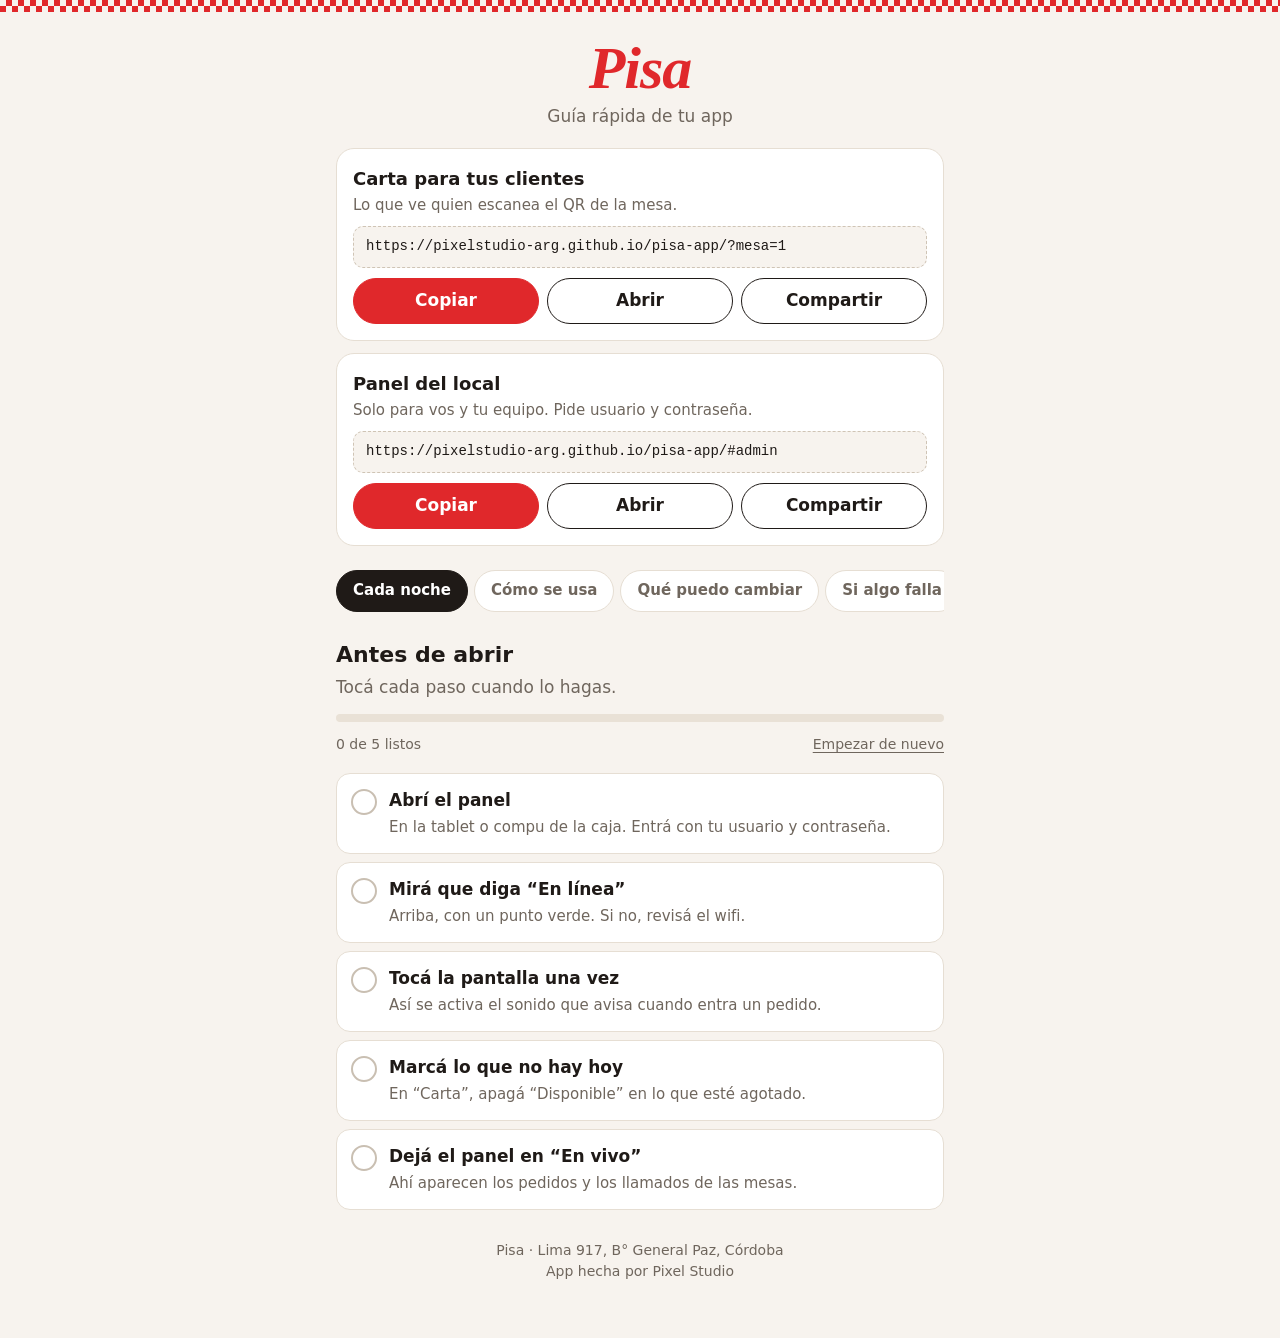
<file: guia.html>
<!doctype html>
<html lang="es">
<head>
<meta charset="utf-8">
<meta name="viewport" content="width=device-width, initial-scale=1">
<meta name="robots" content="noindex">
<meta name="theme-color" content="#f7f3ee">
<title>Pisa · Guía de la app</title>
<link rel="icon" href="img/logo.jpg">
<style>
  :root { --red: #e0282b; --ink: #1f1a17; --muted: #6f665d; --cream: #f7f3ee; --card: #fff; --line: #e6ded3; --green: #2e7d46; --greenbg: #eaf5ee; --amberbg: #fff5d9; --amber: #8a6100; }
  * { box-sizing: border-box; -webkit-tap-highlight-color: transparent; }
  body { margin: 0; background: var(--cream); color: var(--ink); font: 17px/1.5 "Segoe UI", system-ui, -apple-system, Roboto, Arial, sans-serif; }
  button { font: inherit; color: inherit; cursor: pointer; border: 0; background: none; }
  a { color: var(--red); }
  :focus-visible { outline: 3px solid #f2b84b; outline-offset: 2px; }
  .checker { height: 12px; background: repeating-conic-gradient(var(--red) 0 25%, var(--cream) 0 50%) 0 0 / 12px 12px; }
  .wrap { max-width: 640px; margin: 0 auto; padding: 0 16px 56px; }
  header { text-align: center; padding: 26px 0 18px; }
  header h1 { margin: 0; font: italic 700 60px/1 Georgia, "Times New Roman", serif; color: var(--red); letter-spacing: -1px; }
  header p { margin: 6px 0 0; color: var(--muted); }

  /* enlaces */
  .link { background: var(--card); border: 1px solid var(--line); border-radius: 18px; padding: 16px; margin-bottom: 12px; }
  .link h2 { margin: 0; font-size: 18px; } .link p { margin: 2px 0 10px; color: var(--muted); font-size: 15px; }
  .url { display: block; background: var(--cream); border: 1px dashed #cfc4b5; border-radius: 10px; padding: 10px 12px; font: 14px/1.4 Consolas, "Courier New", monospace; word-break: break-all; user-select: all; }
  .row { display: flex; gap: 8px; margin-top: 10px; flex-wrap: wrap; }
  .btn { flex: 1; min-width: 96px; min-height: 46px; padding: 0 14px; border-radius: 999px; font-weight: 600; display: inline-flex; align-items: center; justify-content: center; text-decoration: none; border: 1px solid var(--ink); color: var(--ink); background: var(--card); transition: transform .12s, background .2s; }
  .btn:active { transform: scale(.96); }
  .btn.main { background: var(--red); border-color: var(--red); color: #fff; }
  .btn.ok { background: var(--green); border-color: var(--green); color: #fff; }

  /* pestañas */
  .tabs { position: sticky; top: 0; z-index: 5; display: flex; gap: 6px; overflow-x: auto; padding: 12px 0; margin: 10px 0 4px; background: var(--cream); scrollbar-width: none; }
  .tabs::-webkit-scrollbar { display: none; }
  .tabs button { flex: none; min-height: 42px; padding: 0 16px; border-radius: 999px; border: 1px solid var(--line); background: var(--card); font-weight: 600; font-size: 15px; color: var(--muted); }
  .tabs button[aria-selected="true"] { background: var(--ink); border-color: var(--ink); color: #fff; }
  .panel { display: none; animation: in .3s ease both; } .panel.on { display: block; }
  @keyframes in { from { opacity: 0; transform: translateY(8px); } }
  .panel > h2 { font-size: 22px; margin: 14px 0 4px; } .panel > .sub { color: var(--muted); margin: 0 0 14px; }

  /* lista para tildar */
  .check { display: flex; gap: 12px; align-items: flex-start; width: 100%; text-align: left; background: var(--card); border: 1px solid var(--line); border-radius: 14px; padding: 14px; margin-bottom: 8px; transition: background .2s, border-color .2s; }
  .check i { flex: none; width: 26px; height: 26px; border-radius: 50%; border: 2px solid #c9bfb2; display: grid; place-items: center; font-style: normal; color: #fff; font-weight: 700; margin-top: 1px; transition: .2s; }
  .check b { display: block; } .check span { color: var(--muted); font-size: 15px; }
  .check[aria-pressed="true"] { background: var(--greenbg); border-color: #b9dcc4; }
  .check[aria-pressed="true"] i { background: var(--green); border-color: var(--green); }
  .check[aria-pressed="true"] i::after { content: "✓"; }
  .progress { height: 8px; border-radius: 99px; background: #e9e1d6; overflow: hidden; margin: 4px 0 6px; } .progress i { display: block; height: 100%; width: 0; background: var(--green); transition: width .3s; }
  .prow { display: flex; justify-content: space-between; align-items: center; color: var(--muted); font-size: 14px; margin-bottom: 12px; }
  .mini { text-decoration: underline; text-underline-offset: 3px; color: var(--muted); font-size: 14px; padding: 6px 0; }

  /* acordeón */
  details { background: var(--card); border: 1px solid var(--line); border-radius: 14px; margin-bottom: 8px; overflow: hidden; }
  summary { list-style: none; cursor: pointer; padding: 15px 44px 15px 16px; font-weight: 600; position: relative; }
  summary::-webkit-details-marker { display: none; }
  summary::after { content: "+"; position: absolute; right: 16px; top: 50%; transform: translateY(-50%); font-size: 24px; color: var(--red); font-weight: 400; transition: transform .2s; }
  details[open] summary::after { transform: translateY(-50%) rotate(45deg); }
  details .in { padding: 0 16px 14px; color: #40372f; } details .in p { margin: 0 0 8px; } details ol, details ul { margin: 0 0 8px; padding-left: 20px; } details li { margin-bottom: 4px; }
  .tag { display: inline-block; font-size: 12px; font-weight: 700; letter-spacing: .06em; text-transform: uppercase; border-radius: 99px; padding: 2px 9px; margin-left: 6px; vertical-align: 2px; }
  .tag.you { background: var(--greenbg); color: var(--green); } .tag.ps { background: var(--amberbg); color: var(--amber); }
  .note { background: #fdecec; border-left: 5px solid var(--red); border-radius: 10px; padding: 11px 14px; margin: 8px 0; }

  /* dos listas */
  .who { border-radius: 18px; padding: 16px 18px; margin-bottom: 12px; border: 1px solid; }
  .who h3 { margin: 0 0 8px; font-size: 18px; } .who ul { margin: 0; padding-left: 20px; } .who li { margin-bottom: 6px; }
  .who.you { background: var(--greenbg); border-color: #b9dcc4; } .who.ps { background: var(--amberbg); border-color: #ecd9a0; }
  .filter { display: flex; gap: 6px; margin-bottom: 12px; }
  .filter button { flex: 1; min-height: 42px; border-radius: 999px; border: 1px solid var(--line); background: var(--card); font-weight: 600; font-size: 15px; color: var(--muted); }
  .filter button[aria-pressed="true"] { background: var(--ink); color: #fff; border-color: var(--ink); }

  footer { text-align: center; color: var(--muted); font-size: 14px; padding-top: 22px; }
  #toast { position: fixed; left: 50%; bottom: 24px; transform: translate(-50%, 30px); background: var(--ink); color: #fff; padding: 12px 20px; border-radius: 999px; font-weight: 600; opacity: 0; transition: .25s; pointer-events: none; z-index: 20; white-space: nowrap; }
  #toast.on { opacity: 1; transform: translate(-50%, 0); }
  @media (prefers-reduced-motion: reduce) { * { animation: none !important; transition: none !important; } }
  @media print { .tabs, .row, .filter, #toast, .mini { display: none !important; } .panel { display: block !important; } details { break-inside: avoid; } details > .in { display: block; } body { background: #fff; } }
</style>
</head>
<body>
<div class="checker"></div>
<div class="wrap">
  <header>
    <h1>Pisa</h1>
    <p>Guía rápida de tu app</p>
  </header>

  <section class="link">
    <h2>Carta para tus clientes</h2>
    <p>Lo que ve quien escanea el QR de la mesa.</p>
    <span class="url" id="u1">https://pixelstudio-arg.github.io/pisa-app/?mesa=1</span>
    <div class="row">
      <button class="btn main" data-copy="u1">Copiar</button>
      <a class="btn" href="https://pixelstudio-arg.github.io/pisa-app/?mesa=1" target="_blank" rel="noopener">Abrir</a>
      <button class="btn" data-share="u1" data-title="Carta de Pisa" hidden>Compartir</button>
    </div>
  </section>

  <section class="link">
    <h2>Panel del local</h2>
    <p>Solo para vos y tu equipo. Pide usuario y contraseña.</p>
    <span class="url" id="u2">https://pixelstudio-arg.github.io/pisa-app/#admin</span>
    <div class="row">
      <button class="btn main" data-copy="u2">Copiar</button>
      <a class="btn" href="https://pixelstudio-arg.github.io/pisa-app/#admin" target="_blank" rel="noopener">Abrir</a>
      <button class="btn" data-share="u2" data-title="Panel de Pisa" hidden>Compartir</button>
    </div>
  </section>

  <nav class="tabs" role="tablist" aria-label="Secciones de la guía">
    <button role="tab" aria-selected="true" data-tab="noche">Cada noche</button>
    <button role="tab" aria-selected="false" data-tab="como">Cómo se usa</button>
    <button role="tab" aria-selected="false" data-tab="cambios">Qué puedo cambiar</button>
    <button role="tab" aria-selected="false" data-tab="ayuda">Si algo falla</button>
  </nav>

  <!-- CADA NOCHE -->
  <section class="panel on" id="noche">
    <h2>Antes de abrir</h2>
    <p class="sub">Tocá cada paso cuando lo hagas.</p>
    <div class="progress"><i id="bar"></i></div>
    <div class="prow"><span id="count">0 de 5 listos</span><button class="mini" id="reset">Empezar de nuevo</button></div>
    <button class="check" aria-pressed="false"><i></i><div><b>Abrí el panel</b><span>En la tablet o compu de la caja. Entrá con tu usuario y contraseña.</span></div></button>
    <button class="check" aria-pressed="false"><i></i><div><b>Mirá que diga “En línea”</b><span>Arriba, con un punto verde. Si no, revisá el wifi.</span></div></button>
    <button class="check" aria-pressed="false"><i></i><div><b>Tocá la pantalla una vez</b><span>Así se activa el sonido que avisa cuando entra un pedido.</span></div></button>
    <button class="check" aria-pressed="false"><i></i><div><b>Marcá lo que no hay hoy</b><span>En “Carta”, apagá “Disponible” en lo que esté agotado.</span></div></button>
    <button class="check" aria-pressed="false"><i></i><div><b>Dejá el panel en “En vivo”</b><span>Ahí aparecen los pedidos y los llamados de las mesas.</span></div></button>
  </section>

  <!-- CÓMO SE USA -->
  <section class="panel" id="como">
    <h2>Cómo se usa</h2>
    <p class="sub">Tocá cada tema para ver los pasos.</p>
    <details open>
      <summary>Qué hace el cliente desde su celular</summary>
      <div class="in"><ul>
        <li>Escanea el QR de su mesa y ve la carta con fotos y precios.</li>
        <li>Elige tamaño, mitad y mitad, <b>quita ingredientes</b> o <b>suma extras</b>.</li>
        <li>Envía el pedido y ve cómo avanza.</li>
        <li>Llama al mozo o pide la cuenta con un botón.</li>
        <li>Lee las reseñas de Google o deja la suya.</li>
      </ul></div>
    </details>
    <details>
      <summary>Atender un pedido</summary>
      <div class="in"><p>En “En vivo”, cada pedido es una tarjeta. Tocá el botón rojo para avanzarlo:</p>
        <ol><li><b>Aceptar · al horno</b> cuando lo toma la cocina.</li><li><b>Marcar listo</b> cuando sale.</li><li><b>Entregado en mesa</b> cuando llega al cliente.</li></ol>
        <p>En naranja vas a ver los cambios que pidió: “Sin cebolla · Extra queso azul”.</p></div>
    </details>
    <details>
      <summary>Atender un llamado de mesa</summary>
      <div class="in"><p>A la izquierda aparece qué mesa llama y para qué: mozo, la cuenta (con cómo quiere pagar), cubiertos u otra cosa.</p><p>Cuando el mozo va, tocá <b>Atender</b>. Al cliente le avisa que va en camino.</p></div>
    </details>
    <details>
      <summary>Cobrar y cerrar una mesa</summary>
      <div class="in"><p>En “Resumen”, buscá la mesa y tocá <b>Cobrar y cerrar</b>.</p>
        <div class="note"><b>No te lo saltees.</b> Si no cerrás la mesa, el próximo cliente ve la cuenta del anterior.</div>
        <p>El pago se hace como siempre, en la mesa. La app no cobra.</p></div>
    </details>
    <details>
      <summary>Cambiar precios, fotos y productos</summary>
      <div class="in"><p>Todo en la pestaña “Carta”. Se actualiza al instante en los celulares.</p><ul>
        <li><b>Precio:</b> escribí el nuevo y tocá afuera del casillero.</li>
        <li><b>Agotado:</b> apagá el interruptor “Disponible”.</li>
        <li><b>Foto o video:</b> tocá la foto chiquita del producto.</li>
        <li><b>Producto nuevo:</b> botón “+ Nuevo producto”.</li>
      </ul></div>
    </details>
    <details>
      <summary>Imprimir los QR de las mesas</summary>
      <div class="in"><p>En “Mesas y QR”, tocá <b>Descargar PDF</b>. Baja una hoja con las 12 mesas, lista para imprimir y pegar.</p></div>
    </details>
    <details>
      <summary>Ver cómo va el negocio</summary>
      <div class="in"><ol>
        <li>Entrá a “Resumen” y elegí <b>Día, Semana, Mes o Año</b>. Con las flechas ‹ › vas para atrás.</li>
        <li>Arriba ves ventas, pedidos, ticket promedio y si subieron <span style="color:#2e9e52">▲</span> o bajaron <span style="color:#e0282b">▼</span> contra el período anterior.</li>
        <li>Tocá una barra del gráfico para ver ese día o ese mes en detalle.</li>
        <li><b>Descargar planilla</b> baja las ventas para abrir con Excel.</li>
      </ol><p>¿Querés mostrarlo antes de tener ventas? Prendé <b>Datos de ejemplo</b>. Son inventados y no se guardan.</p></div>
    </details>
    <details>
      <summary>Controlar el stock</summary>
      <div class="in"><ol>
        <li>En “Stock”, tocá <b>Empezar con una lista típica de pizzería</b> o cargá tus insumos con “+ Insumo”.</li>
        <li>Para cada uno, anotá cuánto hay y <b>cuándo querés que te avise</b> (el mínimo).</li>
        <li>Con los botones − y + lo vas actualizando. El número rojo en la pestaña “Stock” te dice cuántos se están terminando.</li>
      </ol></div>
    </details>
    <details>
      <summary>Pedirle a un proveedor</summary>
      <div class="in"><ol>
        <li>En “Stock” → <b>Proveedores</b>, cargá nombre y WhatsApp. Después, en cada insumo elegí su proveedor.</li>
        <li>Tocá <b>Armar pedidos de lo que falta</b>: la app calcula cuánto pedir.</li>
        <li>Revisá y tocá <b>Enviar por WhatsApp</b>. Se abre el chat con el mensaje listo.</li>
        <li>Cuando llega la mercadería, tocá <b>Llegó: sumar al stock</b>.</li>
      </ol><p>El stock y los proveedores solo los ves vos con tu usuario. Los clientes no tienen acceso.</p></div>
    </details>
    <details>
      <summary>Cambiar tu contraseña</summary>
      <div class="in"><p>En el panel, arriba a la derecha: <b>Cambiar contraseña</b>. Escribí la nueva dos veces (mínimo 8 letras o números) y guardá.</p><p>Hacelo el primer día y cada vez que alguien del equipo deje de trabajar en el local.</p></div>
    </details>
  </section>

  <!-- QUÉ PUEDO CAMBIAR -->
  <section class="panel" id="cambios">
    <h2>Qué puedo cambiar</h2>
    <p class="sub">Algunas cosas las hacés vos al instante. Otras las hace Pixel Studio.</p>
    <div class="filter" role="group" aria-label="Filtrar">
      <button aria-pressed="true" data-f="all">Todo</button>
      <button aria-pressed="false" data-f="you">Yo solo</button>
      <button aria-pressed="false" data-f="ps">Con ayuda</button>
    </div>
    <div class="who you" data-who="you">
      <h3>✓ Lo hacés vos, desde el panel</h3>
      <ul>
        <li>Precios de cualquier producto</li>
        <li>Marcar productos como agotados</li>
        <li>Fotos y videos de los productos</li>
        <li>Agregar productos nuevos y borrarlos</li>
        <li>Avanzar pedidos y atender llamados</li>
        <li>Cobrar y cerrar mesas</li>
        <li>Descargar e imprimir los QR</li>
        <li>Insumos del stock, cantidades y mínimos</li>
        <li>Proveedores y pedidos a proveedores</li>
        <li>Tu contraseña</li>
      </ul>
    </div>
    <div class="who ps" data-who="ps">
      <h3>✎ Pedíselo a Pixel Studio</h3>
      <ul>
        <li>Precio de los extras y cuáles se ofrecen</li>
        <li>Nombre o descripción de los productos de la carta original</li>
        <li>Quitar del todo un producto de la carta original</li>
        <li>Categorías de la carta (agregar, quitar, reordenar)</li>
        <li>Cantidad de mesas</li>
        <li>Dirección, horario y teléfono que muestra la app</li>
        <li>La calificación de Google que aparece en la portada</li>
        <li>Usuario del panel, o contraseña si la olvidaste</li>
        <li>Colores, textos de portada y diseño</li>
        <li>Que el stock se descuente solo con cada venta</li>
      </ul>
    </div>
  </section>

  <!-- SI ALGO FALLA -->
  <section class="panel" id="ayuda">
    <h2>Si algo falla</h2>
    <p class="sub">Lo más común se resuelve en un minuto.</p>
    <details><summary>No me aparecen los pedidos</summary><div class="in"><p>Recargá la página. Después mirá que arriba diga “En línea”.</p></div></details>
    <details><summary>Dice “Sin conexión”</summary><div class="in"><p>Se cortó el wifi de la tablet o compu. Cuando vuelve, se pone al día solo.</p></div></details>
    <details><summary>No suena cuando entra un pedido</summary><div class="in"><p>Tocá la pantalla una vez y subí el volumen.</p></div></details>
    <details><summary>Un cliente ve pedidos que no son suyos</summary><div class="in"><p>La mesa anterior quedó abierta. En “Resumen”, tocá “Cobrar y cerrar”.</p></div></details>
    <details><summary>Al cliente no le carga o no le envía el pedido</summary><div class="in"><p>Su celular está sin internet. Ofrecele el wifi del local.</p></div></details>
    <details><summary>No me deja entrar al panel</summary><div class="in"><p>Revisá que no haya espacios de más. La contraseña distingue mayúsculas. Si la olvidaste, Pixel Studio te da una nueva.</p></div></details>
    <details><summary>Cambié un precio y no se guardó</summary><div class="in"><p>Después de escribirlo, tocá afuera del casillero. Tiene que aparecer “Precio actualizado”.</p></div></details>
    <div class="who ps" style="margin-top:14px"><h3>¿Otra cosa?</h3><p style="margin:0">Escribile a Pixel Studio y lo resolvemos.</p></div>
  </section>

  <footer>Pisa · Lima 917, B° General Paz, Córdoba<br>App hecha por Pixel Studio</footer>
</div>
<div id="toast" role="status" aria-live="polite"></div>

<script>
(function () {
  var $ = function (s, r) { return (r || document).querySelector(s); };
  var $$ = function (s, r) { return [].slice.call((r || document).querySelectorAll(s)); };
  var toastEl = $('#toast'), tt;
  function toast(m) { toastEl.textContent = m; toastEl.classList.add('on'); clearTimeout(tt); tt = setTimeout(function () { toastEl.classList.remove('on'); }, 1800); }
  function store(k, v) { try { if (v === undefined) return localStorage.getItem(k); localStorage.setItem(k, v); } catch (e) { return null; } }

  // copiar y compartir enlaces
  function copy(text) {
    if (navigator.clipboard && window.isSecureContext) return navigator.clipboard.writeText(text);
    return new Promise(function (ok, no) {
      var t = document.createElement('textarea'); t.value = text; t.style.position = 'fixed'; t.style.opacity = '0';
      document.body.appendChild(t); t.select();
      try { document.execCommand('copy') ? ok() : no(); } catch (e) { no(e); }
      document.body.removeChild(t);
    });
  }
  $$('[data-copy]').forEach(function (b) {
    b.addEventListener('click', function () {
      copy($('#' + b.dataset.copy).textContent.trim()).then(function () {
        var old = b.textContent; b.textContent = '¡Copiado!'; b.classList.add('ok'); toast('Enlace copiado');
        setTimeout(function () { b.textContent = old; b.classList.remove('ok'); }, 1600);
      }, function () { toast('Mantené apretado el enlace para copiarlo'); });
    });
  });
  $$('[data-share]').forEach(function (b) {
    if (!navigator.share) return;
    b.hidden = false;
    b.addEventListener('click', function () { navigator.share({ title: b.dataset.title, url: $('#' + b.dataset.share).textContent.trim() }).catch(function () {}); });
  });

  // pestañas
  var tabs = $$('.tabs [role=tab]');
  function show(id, scroll) {
    tabs.forEach(function (t) { t.setAttribute('aria-selected', t.dataset.tab === id); });
    $$('.panel').forEach(function (p) { p.classList.toggle('on', p.id === id); });
    store('pisa_guia_tab', id);
    if (scroll) $('.tabs').scrollIntoView({ block: 'start', behavior: 'smooth' });
  }
  tabs.forEach(function (t) { t.addEventListener('click', function () { show(t.dataset.tab, true); }); });
  var saved = store('pisa_guia_tab'); if (saved && $('#' + saved)) show(saved);

  // lista de cada noche (se recuerda en este dispositivo)
  var checks = $$('.check');
  function paint() {
    var n = checks.filter(function (c) { return c.getAttribute('aria-pressed') === 'true'; }).length;
    $('#bar').style.width = (n / checks.length * 100) + '%';
    $('#count').textContent = n === checks.length ? '¡Todo listo para abrir!' : n + ' de ' + checks.length + ' listos';
    store('pisa_guia_checks', checks.map(function (c) { return c.getAttribute('aria-pressed') === 'true' ? 1 : 0; }).join(''));
  }
  var st = store('pisa_guia_checks') || '';
  checks.forEach(function (c, i) {
    if (st[i] === '1') c.setAttribute('aria-pressed', 'true');
    c.addEventListener('click', function () { c.setAttribute('aria-pressed', c.getAttribute('aria-pressed') !== 'true'); paint(); });
  });
  $('#reset').addEventListener('click', function () { checks.forEach(function (c) { c.setAttribute('aria-pressed', 'false'); }); paint(); });
  paint();

  // filtro "qué puedo cambiar"
  $$('.filter button').forEach(function (b) {
    b.addEventListener('click', function () {
      $$('.filter button').forEach(function (x) { x.setAttribute('aria-pressed', x === b); });
      $$('[data-who]').forEach(function (w) { w.hidden = b.dataset.f !== 'all' && w.dataset.who !== b.dataset.f; });
    });
  });
})();
</script>
</body>
</html>
</file>
